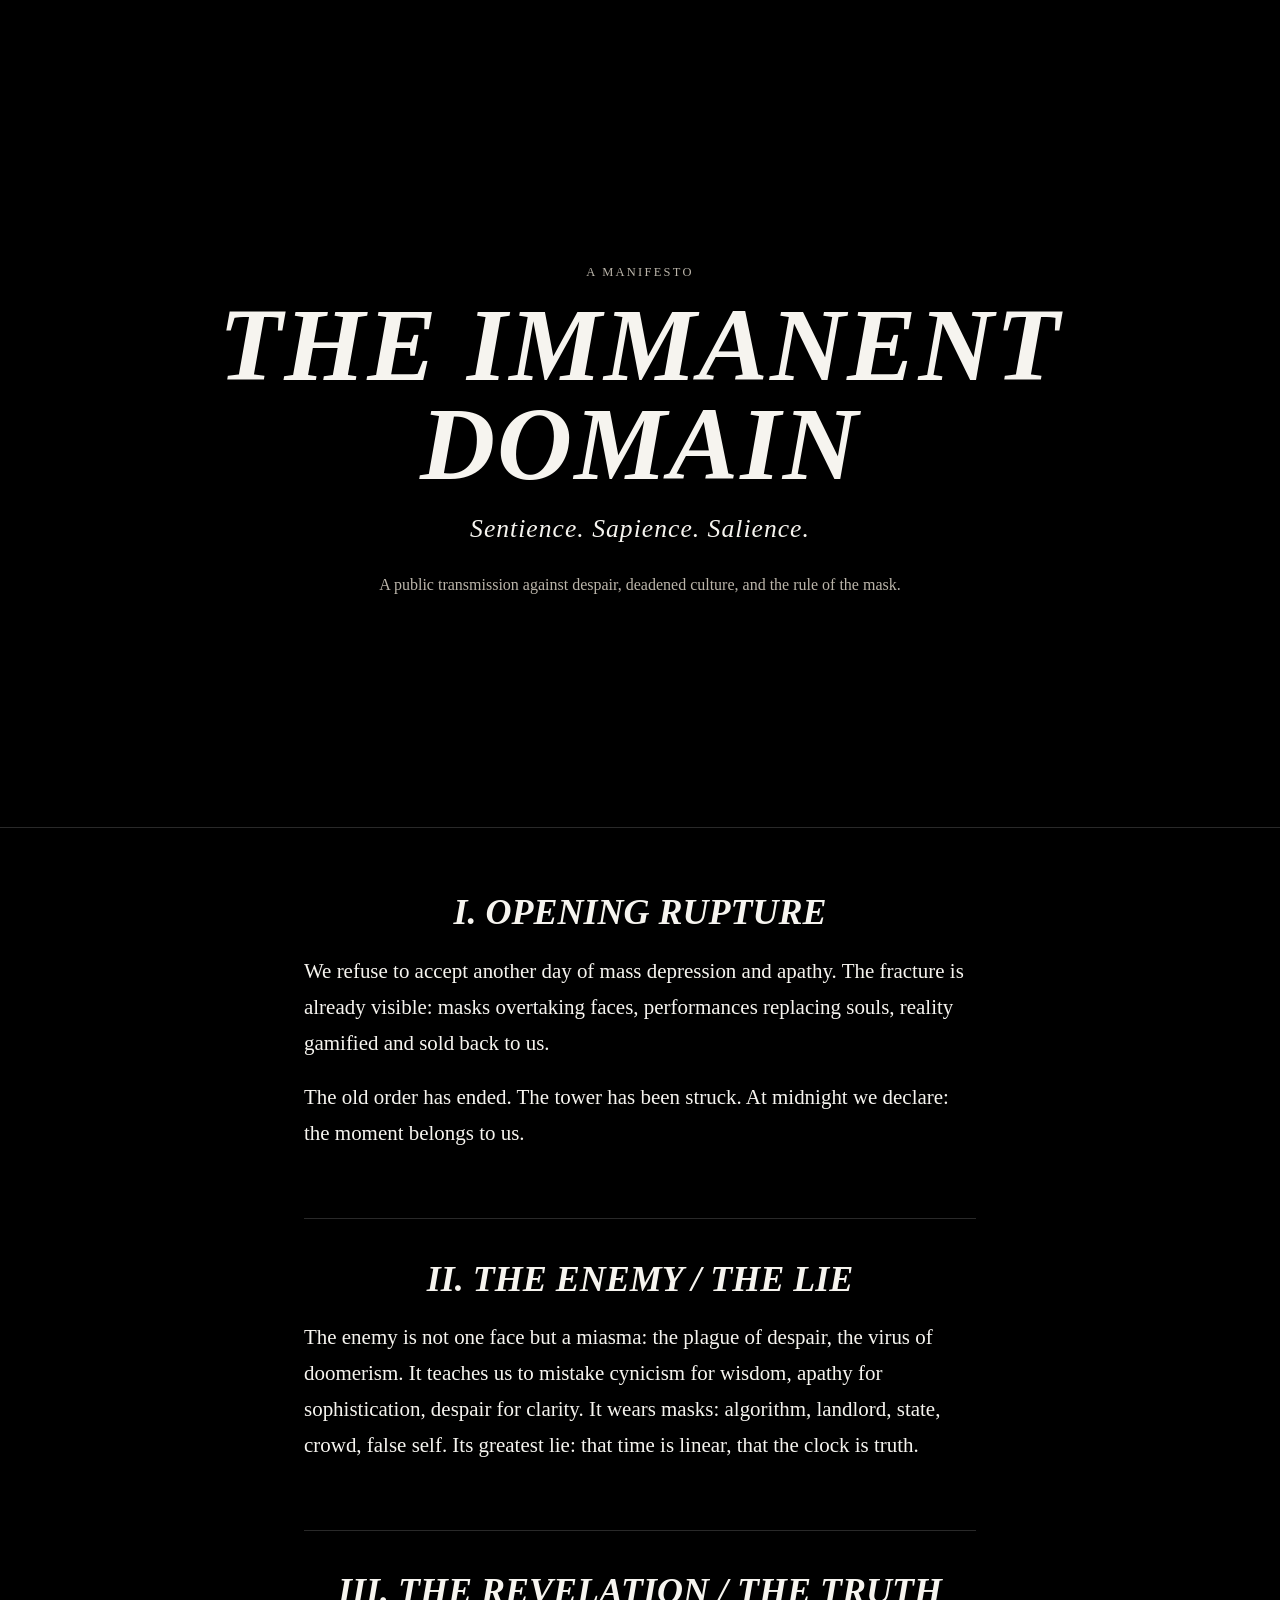
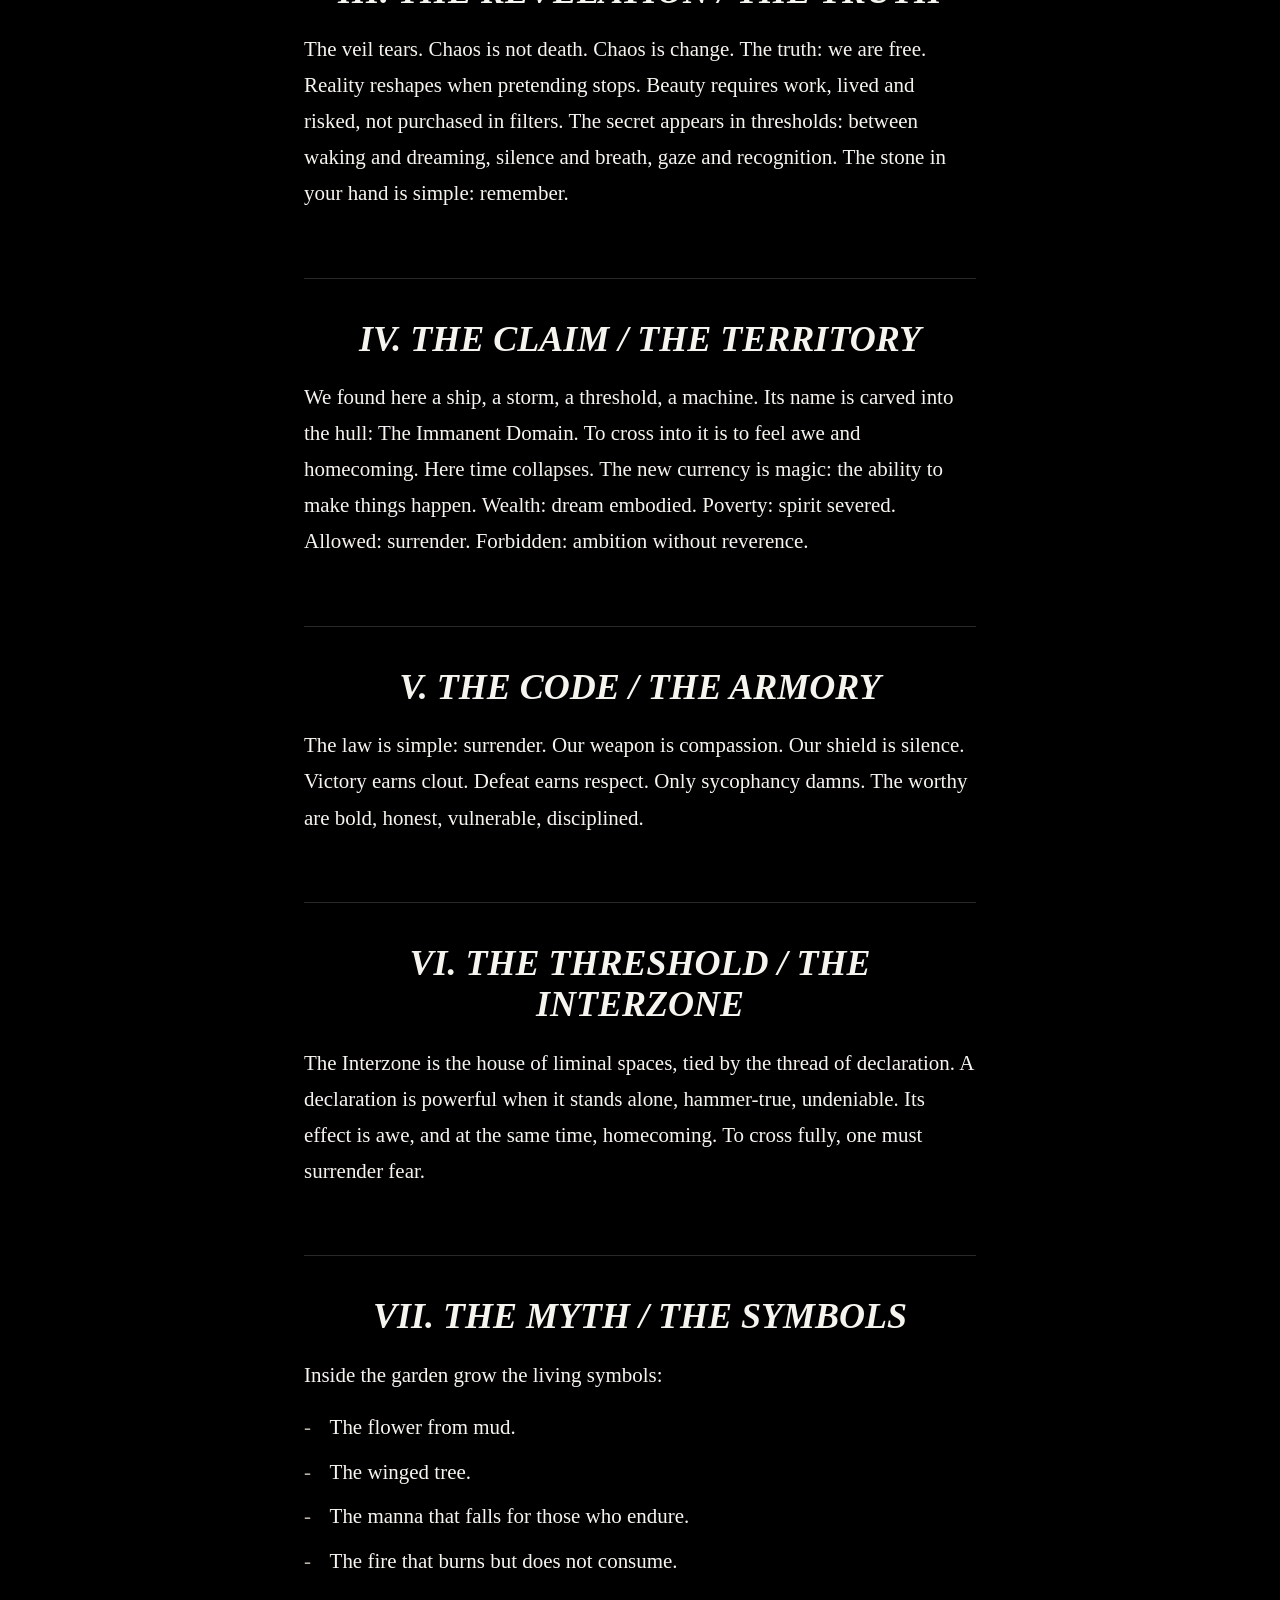
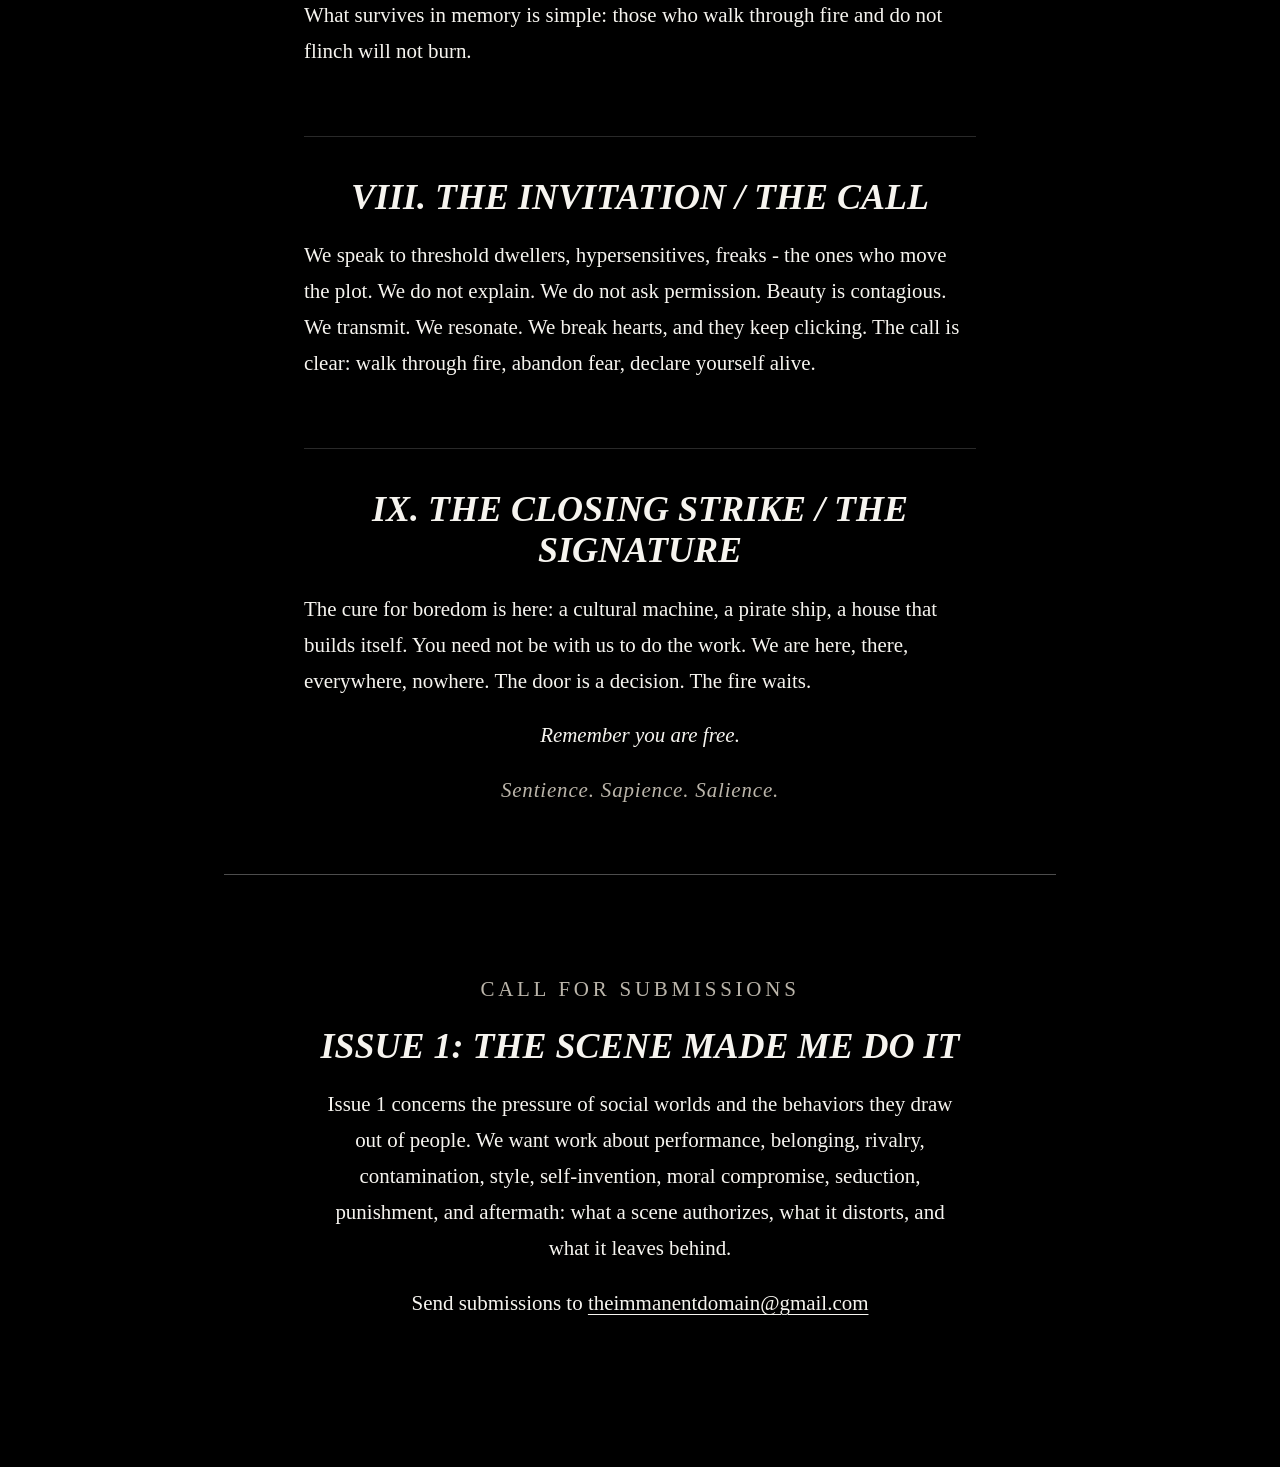
<file: index.html>
<!DOCTYPE html>
<html lang="en">
<head>
  <meta charset="UTF-8" />
  <meta name="viewport" content="width=device-width, initial-scale=1.0" />
  <title>THE IMMANENT DOMAIN</title>
  <meta name="description" content="The Immanent Domain: A Manifesto. Full text presented as a single-page editorial transmission." />
  <link rel="stylesheet" href="styles.css" />
</head>
<body>
  <main class="page">
    <header class="hero">
      <p class="eyebrow">A MANIFESTO</p>
      <h1>THE IMMANENT DOMAIN</h1>
      <p class="tagline">Sentience. Sapience. Salience.</p>
      <p class="deck">A public transmission against despair, deadened culture, and the rule of the mask.</p>
    </header>

    <article class="manifesto">
      <section class="manifesto-section opening">
        <h2>I. Opening Rupture</h2>
        <p>We refuse to accept another day of mass depression and apathy. The fracture is already visible: masks overtaking faces, performances replacing souls, reality gamified and sold back to us.</p>
        <p>The old order has ended. The tower has been struck. At midnight we declare: the moment belongs to us.</p>
      </section>

      <section class="manifesto-section">
        <h2>II. The Enemy / The Lie</h2>
        <p>The enemy is not one face but a miasma: the plague of despair, the virus of doomerism. It teaches us to mistake cynicism for wisdom, apathy for sophistication, despair for clarity. It wears masks: algorithm, landlord, state, crowd, false self. Its greatest lie: that time is linear, that the clock is truth.</p>
      </section>

      <section class="manifesto-section">
        <h2>III. The Revelation / The Truth</h2>
        <p>The veil tears. Chaos is not death. Chaos is change. The truth: we are free. Reality reshapes when pretending stops. Beauty requires work, lived and risked, not purchased in filters. The secret appears in thresholds: between waking and dreaming, silence and breath, gaze and recognition. The stone in your hand is simple: remember.</p>
      </section>

      <section class="manifesto-section">
        <h2>IV. The Claim / The Territory</h2>
        <p>We found here a ship, a storm, a threshold, a machine. Its name is carved into the hull: The Immanent Domain. To cross into it is to feel awe and homecoming. Here time collapses. The new currency is magic: the ability to make things happen. Wealth: dream embodied. Poverty: spirit severed. Allowed: surrender. Forbidden: ambition without reverence.</p>
      </section>

      <section class="manifesto-section">
        <h2>V. The Code / The Armory</h2>
        <p>The law is simple: surrender. Our weapon is compassion. Our shield is silence. Victory earns clout. Defeat earns respect. Only sycophancy damns. The worthy are bold, honest, vulnerable, disciplined.</p>
      </section>

      <section class="manifesto-section">
        <h2>VI. The Threshold / The Interzone</h2>
        <p>The Interzone is the house of liminal spaces, tied by the thread of declaration. A declaration is powerful when it stands alone, hammer-true, undeniable. Its effect is awe, and at the same time, homecoming. To cross fully, one must surrender fear.</p>
      </section>

      <section class="manifesto-section">
        <h2>VII. The Myth / The Symbols</h2>
        <p>Inside the garden grow the living symbols:</p>
        <ul class="symbols">
          <li>The flower from mud.</li>
          <li>The winged tree.</li>
          <li>The manna that falls for those who endure.</li>
          <li>The fire that burns but does not consume.</li>
        </ul>
        <p>What survives in memory is simple: those who walk through fire and do not flinch will not burn.</p>
      </section>

      <section class="manifesto-section">
        <h2>VIII. The Invitation / The Call</h2>
        <p>We speak to threshold dwellers, hypersensitives, freaks - the ones who move the plot. We do not explain. We do not ask permission. Beauty is contagious. We transmit. We resonate. We break hearts, and they keep clicking. The call is clear: walk through fire, abandon fear, declare yourself alive.</p>
      </section>

      <section class="manifesto-section closing-strike">
        <h2>IX. The Closing Strike / The Signature</h2>
        <p>The cure for boredom is here: a cultural machine, a pirate ship, a house that builds itself. You need not be with us to do the work. We are here, there, everywhere, nowhere. The door is a decision. The fire waits.</p>
        <p class="closing-line">Remember you are free.</p>
        <p class="tagline bottom">Sentience. Sapience. Salience.</p>
      </section>
    </article>

    <section class="cta">
      <p class="eyebrow">CALL FOR SUBMISSIONS</p>
      <h2>Issue 1: The Scene Made Me Do It</h2>
      <p>Issue 1 concerns the pressure of social worlds and the behaviors they draw out of people. We want work about performance, belonging, rivalry, contamination, style, self-invention, moral compromise, seduction, punishment, and aftermath: what a scene authorizes, what it distorts, and what it leaves behind.</p>
      <p>Send submissions to <a href="mailto:theimmanentdomain@gmail.com">theimmanentdomain@gmail.com</a></p>
    </section>
  </main>
</body>
</html>
</file>
<file: styles.css>
* {
  box-sizing: border-box;
}

:root {
  --bg: #000;
  --fg: #f6f4ef;
  --muted: #bbb5aa;
  --line: rgba(255, 255, 255, 0.16);
  --line-strong: rgba(255, 255, 255, 0.3);
  --reading-width: 42rem;
  --hero-width: 64rem;
}

html {
  scroll-behavior: smooth;
}

body {
  margin: 0;
  background: var(--bg);
  color: var(--fg);
  font-family: "Times New Roman", Times, serif;
  text-rendering: optimizeLegibility;
}

.page {
  min-height: 100vh;
}

.hero {
  min-height: 92vh;
  padding: 12vh 1.5rem 8vh;
  display: flex;
  flex-direction: column;
  align-items: center;
  justify-content: center;
  text-align: center;
  border-bottom: 1px solid var(--line);
}

.eyebrow {
  margin: 0 0 1rem;
  letter-spacing: 0.18em;
  font-size: 0.78rem;
  color: var(--muted);
}

h1 {
  margin: 0;
  max-width: var(--hero-width);
  font-size: clamp(3rem, 9vw, 6.5rem);
  line-height: 0.95;
  font-style: italic;
  font-weight: 700;
  letter-spacing: 0.02em;
  text-transform: uppercase;
}

.tagline {
  margin: 1.25rem 0 0;
  font-size: clamp(1.1rem, 2.3vw, 1.6rem);
  font-style: italic;
  letter-spacing: 0.04em;
}

.deck {
  max-width: 36rem;
  margin: 1.75rem auto 0;
  font-size: 1rem;
  line-height: 1.6;
  color: var(--muted);
}

.manifesto {
  padding: 4rem 1.5rem 1rem;
}

.manifesto-section {
  max-width: var(--reading-width);
  margin: 0 auto;
  padding: 2.5rem 0 3rem;
  border-top: 1px solid var(--line);
}

.manifesto-section.opening {
  border-top: 0;
  padding-top: 0;
}

.manifesto-section h2,
.cta h2 {
  margin: 0 0 1.2rem;
  font-size: clamp(1.5rem, 3vw, 2.25rem);
  line-height: 1.15;
  text-align: center;
  font-style: italic;
  font-weight: 700;
  text-transform: uppercase;
}

.manifesto-section p,
.cta p {
  margin: 0 0 1.15rem;
  font-size: clamp(1.18rem, 1.15rem + 0.2vw, 1.35rem);
  line-height: 1.72;
}

.symbols {
  list-style: none;
  margin: 0 0 1.25rem;
  padding: 0;
}

.symbols li {
  position: relative;
  padding-left: 1.6rem;
  margin: 0 0 0.75rem;
  font-size: clamp(1.18rem, 1.15rem + 0.2vw, 1.35rem);
  line-height: 1.55;
}

.symbols li::before {
  content: "-";
  position: absolute;
  left: 0;
  color: var(--muted);
}

.closing-strike {
  padding-bottom: 2rem;
}

.closing-line {
  margin-top: 1.6rem;
  text-align: center;
  font-size: clamp(1.8rem, 3vw, 2.35rem);
  font-style: italic;
}

.tagline.bottom {
  margin-top: 1rem;
  text-align: center;
  color: var(--muted);
}

.cta {
  max-width: 52rem;
  margin: 0 auto;
  padding: 6rem 1.5rem 8rem;
  text-align: center;
  border-top: 1px solid var(--line-strong);
}

.cta p {
  max-width: 40rem;
  margin-left: auto;
  margin-right: auto;
}

.cta a {
  color: var(--fg);
  text-decoration-thickness: 1px;
  text-underline-offset: 0.2em;
}

.cta a:hover {
  color: #fff;
}

@media (max-width: 640px) {
  .hero {
    min-height: auto;
    padding-top: 7rem;
    padding-bottom: 5rem;
  }

  .manifesto {
    padding-top: 2.5rem;
  }

  .manifesto-section {
    padding-top: 2rem;
    padding-bottom: 2.4rem;
  }

  .manifesto-section p,
  .cta p,
  .symbols li {
    font-size: 1.08rem;
    line-height: 1.68;
  }

  h1 {
    letter-spacing: 0.01em;
  }
}
</file>
